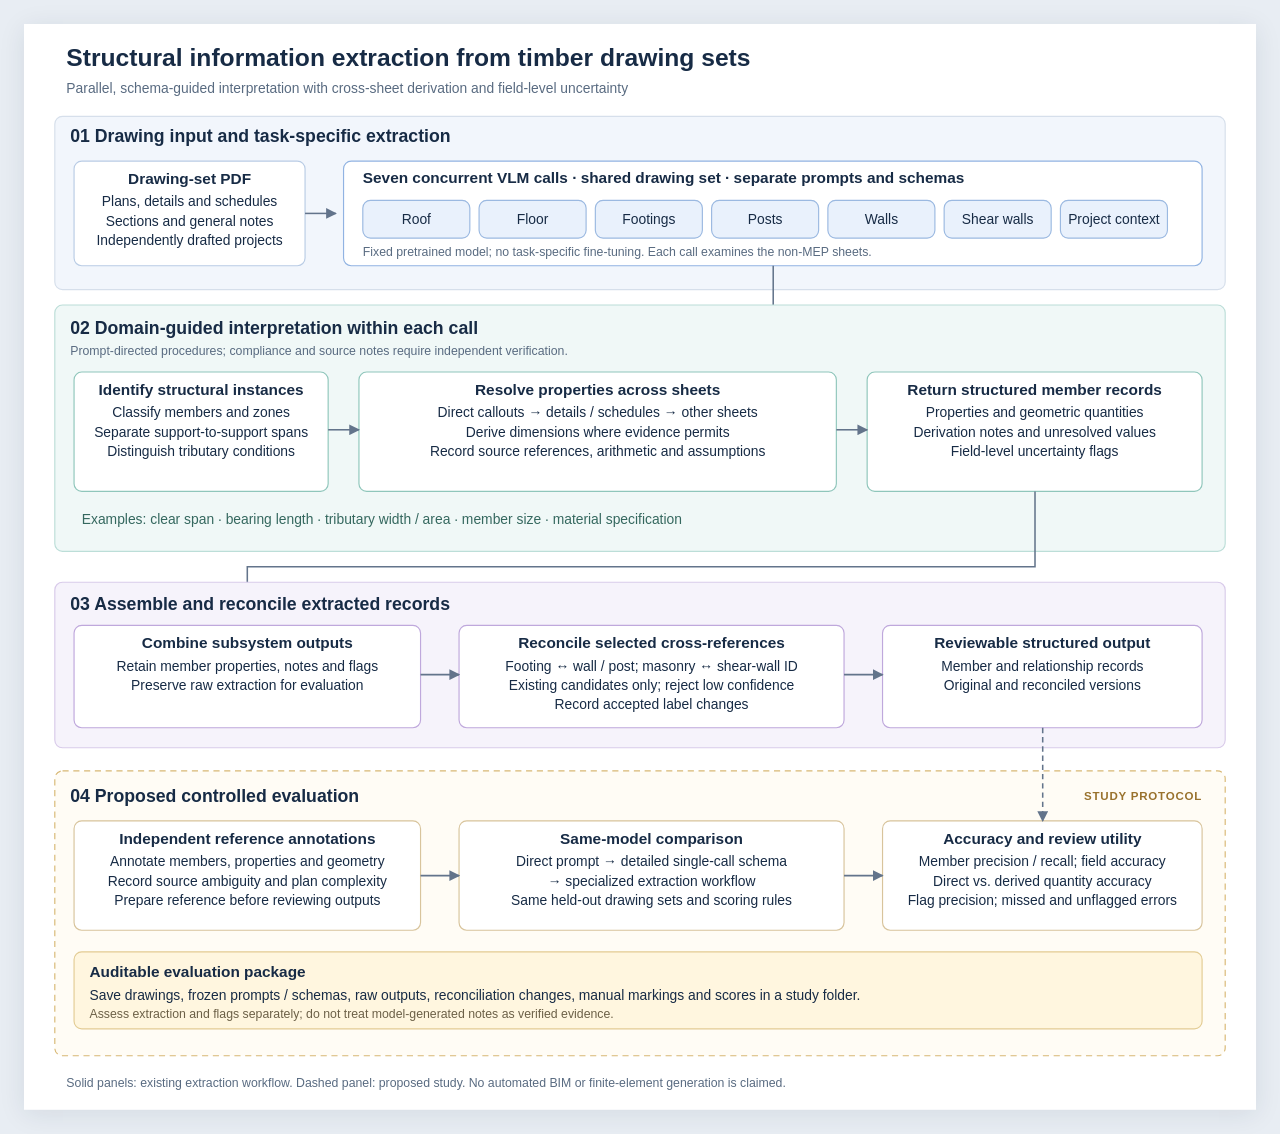
<file: timberparse_eval/paper/methodology_workflow.html>
<!doctype html><html><head><meta charset="utf-8"><title>Timber drawing extraction methodology</title><style>body{margin:0;background:#e8edf3;padding:24px}svg{display:block;width:100%;max-width:1600px;height:auto;margin:auto;box-shadow:0 4px 25px #172b4518}@media print{body{padding:0;background:white}svg{box-shadow:none}}</style></head><body><svg xmlns="http://www.w3.org/2000/svg" width="1600" height="1410" viewBox="0 0 1600 1410"><defs><marker id="arrow" viewBox="0 0 10 10" refX="9" refY="5" markerWidth="7" markerHeight="7" orient="auto-start-reverse"><path d="M0 0 L10 5 L0 10Z" fill="#63748b"/></marker></defs><rect width="1600" height="1410" fill="white"/><style>text{font-family:Arial,Helvetica,sans-serif;fill:#172b45}.title{font-size:32px;font-weight:700}.section{font-size:23px;font-weight:700}.head{font-size:20px;font-weight:700}.body{font-size:18px}.small{font-size:16px}.label{font-size:15px;font-weight:700;letter-spacing:1px}</style><text x="55" y="55" class="title" text-anchor="start">Structural information extraction from timber drawing sets</text><text x="55" y="89" class="body" text-anchor="start" style="fill:#596b81">Parallel, schema-guided interpretation with cross-sheet derivation and field-level uncertainty</text><rect x="40" y="120" width="1520" height="225" rx="10" fill="#f2f6fc" stroke="#d6dfeb" stroke-width="1.5"/><text x="60" y="153" class="section" text-anchor="start">01  Drawing input and task-specific extraction</text><rect x="65" y="178" width="300" height="136" rx="10" fill="#fff" stroke="#b9cce5" stroke-width="1.5"/><text x="215.0" y="208" class="head" text-anchor="middle">Drawing-set PDF</text><text x="215.0" y="237" class="body" text-anchor="middle">Plans, details and schedules</text><text x="215.0" y="262" class="body" text-anchor="middle">Sections and general notes</text><text x="215.0" y="287" class="body" text-anchor="middle">Independently drafted projects</text><path d="M365 246 H405" fill="none" stroke="#63748b" stroke-width="2" marker-end="url(#arrow)"/><rect x="415" y="178" width="1115" height="136" rx="10" fill="#ffffff" stroke="#91b3e2" stroke-width="1.5"/><text x="440" y="207" class="head" text-anchor="start">Seven concurrent VLM calls · shared drawing set · separate prompts and schemas</text><rect x="440" y="229" width="139" height="49" rx="10" fill="#e9f1fc" stroke="#9bb9e1" stroke-width="1.5"/><text x="509.5" y="260" class="body" text-anchor="middle">Roof</text><rect x="591" y="229" width="139" height="49" rx="10" fill="#e9f1fc" stroke="#9bb9e1" stroke-width="1.5"/><text x="660.5" y="260" class="body" text-anchor="middle">Floor</text><rect x="742" y="229" width="139" height="49" rx="10" fill="#e9f1fc" stroke="#9bb9e1" stroke-width="1.5"/><text x="811.5" y="260" class="body" text-anchor="middle">Footings</text><rect x="893" y="229" width="139" height="49" rx="10" fill="#e9f1fc" stroke="#9bb9e1" stroke-width="1.5"/><text x="962.5" y="260" class="body" text-anchor="middle">Posts</text><rect x="1044" y="229" width="139" height="49" rx="10" fill="#e9f1fc" stroke="#9bb9e1" stroke-width="1.5"/><text x="1113.5" y="260" class="body" text-anchor="middle">Walls</text><rect x="1195" y="229" width="139" height="49" rx="10" fill="#e9f1fc" stroke="#9bb9e1" stroke-width="1.5"/><text x="1264.5" y="260" class="body" text-anchor="middle">Shear walls</text><rect x="1346" y="229" width="139" height="49" rx="10" fill="#e9f1fc" stroke="#9bb9e1" stroke-width="1.5"/><text x="1415.5" y="260" class="body" text-anchor="middle">Project context</text><text x="440" y="301" class="small" text-anchor="start" style="fill:#596b81">Fixed pretrained model; no task-specific fine-tuning. Each call examines the non-MEP sheets.</text><path d="M973 314 V379" fill="none" stroke="#63748b" stroke-width="2" marker-end="url(#arrow)"/><rect x="40" y="365" width="1520" height="320" rx="10" fill="#f0f8f7" stroke="#bcded8" stroke-width="1.5"/><text x="60" y="403" class="section" text-anchor="start">02  Domain-guided interpretation within each call</text><text x="60" y="430" class="small" text-anchor="start" style="fill:#596b81">Prompt-directed procedures; compliance and source notes require independent verification.</text><rect x="65" y="452" width="330" height="155" rx="10" fill="#ffffff" stroke="#8fc6bb" stroke-width="1.5"/><text x="230.0" y="482" class="head" text-anchor="middle">Identify structural instances</text><text x="230.0" y="511" class="body" text-anchor="middle">Classify members and zones</text><text x="230.0" y="536" class="body" text-anchor="middle">Separate support-to-support spans</text><text x="230.0" y="561" class="body" text-anchor="middle">Distinguish tributary conditions</text><rect x="435" y="452" width="620" height="155" rx="10" fill="#ffffff" stroke="#8fc6bb" stroke-width="1.5"/><text x="745.0" y="482" class="head" text-anchor="middle">Resolve properties across sheets</text><text x="745.0" y="511" class="body" text-anchor="middle">Direct callouts → details / schedules → other sheets</text><text x="745.0" y="536" class="body" text-anchor="middle">Derive dimensions where evidence permits</text><text x="745.0" y="561" class="body" text-anchor="middle">Record source references, arithmetic and assumptions</text><rect x="1095" y="452" width="435" height="155" rx="10" fill="#ffffff" stroke="#8fc6bb" stroke-width="1.5"/><text x="1312.5" y="482" class="head" text-anchor="middle">Return structured member records</text><text x="1312.5" y="511" class="body" text-anchor="middle">Properties and geometric quantities</text><text x="1312.5" y="536" class="body" text-anchor="middle">Derivation notes and unresolved values</text><text x="1312.5" y="561" class="body" text-anchor="middle">Field-level uncertainty flags</text><path d="M395 527 H435" fill="none" stroke="#63748b" stroke-width="2" marker-end="url(#arrow)"/><path d="M1055 527 H1095" fill="none" stroke="#63748b" stroke-width="2" marker-end="url(#arrow)"/><text x="75" y="649" class="body" text-anchor="start" style="fill:#35685f">Examples: clear span · bearing length · tributary width / area · member size · material specification</text><path d="M1313 607 V705 H290 V742" fill="none" stroke="#63748b" stroke-width="2" marker-end="url(#arrow)"/><rect x="40" y="725" width="1520" height="215" rx="10" fill="#f6f3fb" stroke="#d9cbea" stroke-width="1.5"/><text x="60" y="761" class="section" text-anchor="start">03  Assemble and reconcile extracted records</text><rect x="65" y="781" width="450" height="133" rx="10" fill="#ffffff" stroke="#bfa8dc" stroke-width="1.5"/><text x="290.0" y="811" class="head" text-anchor="middle">Combine subsystem outputs</text><text x="290.0" y="840" class="body" text-anchor="middle">Retain member properties, notes and flags</text><text x="290.0" y="865" class="body" text-anchor="middle">Preserve raw extraction for evaluation</text><rect x="565" y="781" width="500" height="133" rx="10" fill="#ffffff" stroke="#bfa8dc" stroke-width="1.5"/><text x="815.0" y="811" class="head" text-anchor="middle">Reconcile selected cross-references</text><text x="815.0" y="840" class="body" text-anchor="middle">Footing ↔ wall / post; masonry ↔ shear-wall ID</text><text x="815.0" y="865" class="body" text-anchor="middle">Existing candidates only; reject low confidence</text><text x="815.0" y="890" class="body" text-anchor="middle">Record accepted label changes</text><rect x="1115" y="781" width="415" height="133" rx="10" fill="#ffffff" stroke="#bfa8dc" stroke-width="1.5"/><text x="1322.5" y="811" class="head" text-anchor="middle">Reviewable structured output</text><text x="1322.5" y="840" class="body" text-anchor="middle">Member and relationship records</text><text x="1322.5" y="865" class="body" text-anchor="middle">Original and reconciled versions</text><path d="M515 845 H565" fill="none" stroke="#63748b" stroke-width="2" marker-end="url(#arrow)"/><path d="M1065 845 H1115" fill="none" stroke="#63748b" stroke-width="2" marker-end="url(#arrow)"/><rect x="40" y="970" width="1520" height="370" rx="10" fill="#fffcf5" stroke="#d8b874" stroke-width="1.5" stroke-dasharray="8 6"/><text x="60" y="1010" class="section" text-anchor="start">04  Proposed controlled evaluation</text><text x="1530" y="1008" class="label" text-anchor="end" style="fill:#99722d">STUDY PROTOCOL</text><rect x="65" y="1035" width="450" height="142" rx="10" fill="#ffffff" stroke="#d8c49c" stroke-width="1.5"/><text x="290.0" y="1065" class="head" text-anchor="middle">Independent reference annotations</text><text x="290.0" y="1094" class="body" text-anchor="middle">Annotate members, properties and geometry</text><text x="290.0" y="1119" class="body" text-anchor="middle">Record source ambiguity and plan complexity</text><text x="290.0" y="1144" class="body" text-anchor="middle">Prepare reference before reviewing outputs</text><rect x="565" y="1035" width="500" height="142" rx="10" fill="#ffffff" stroke="#d8c49c" stroke-width="1.5"/><text x="815.0" y="1065" class="head" text-anchor="middle">Same-model comparison</text><text x="815.0" y="1094" class="body" text-anchor="middle">Direct prompt → detailed single-call schema</text><text x="815.0" y="1119" class="body" text-anchor="middle">→ specialized extraction workflow</text><text x="815.0" y="1144" class="body" text-anchor="middle">Same held-out drawing sets and scoring rules</text><rect x="1115" y="1035" width="415" height="142" rx="10" fill="#ffffff" stroke="#d8c49c" stroke-width="1.5"/><text x="1322.5" y="1065" class="head" text-anchor="middle">Accuracy and review utility</text><text x="1322.5" y="1094" class="body" text-anchor="middle">Member precision / recall; field accuracy</text><text x="1322.5" y="1119" class="body" text-anchor="middle">Direct vs. derived quantity accuracy</text><text x="1322.5" y="1144" class="body" text-anchor="middle">Flag precision; missed and unflagged errors</text><path d="M515 1106 H565" fill="none" stroke="#63748b" stroke-width="2" marker-end="url(#arrow)"/><path d="M1065 1106 H1115" fill="none" stroke="#63748b" stroke-width="2" marker-end="url(#arrow)"/><path d="M1323 914 V1035" fill="none" stroke="#63748b" stroke-width="2" marker-end="url(#arrow)" stroke-dasharray="7 5"/><rect x="65" y="1205" width="1465" height="100" rx="10" fill="#fff6df" stroke="#e3cc94" stroke-width="1.5"/><text x="85" y="1238" class="head" text-anchor="start">Auditable evaluation package</text><text x="85" y="1267" class="body" text-anchor="start">Save drawings, frozen prompts / schemas, raw outputs, reconciliation changes, manual markings and scores in a study folder.</text><text x="85" y="1291" class="small" text-anchor="start" style="fill:#6c6047">Assess extraction and flags separately; do not treat model-generated notes as verified evidence.</text><text x="55" y="1380" class="small" text-anchor="start" style="fill:#596b81">Solid panels: existing extraction workflow. Dashed panel: proposed study. No automated BIM or finite-element generation is claimed.</text></svg></body></html>
</file>
